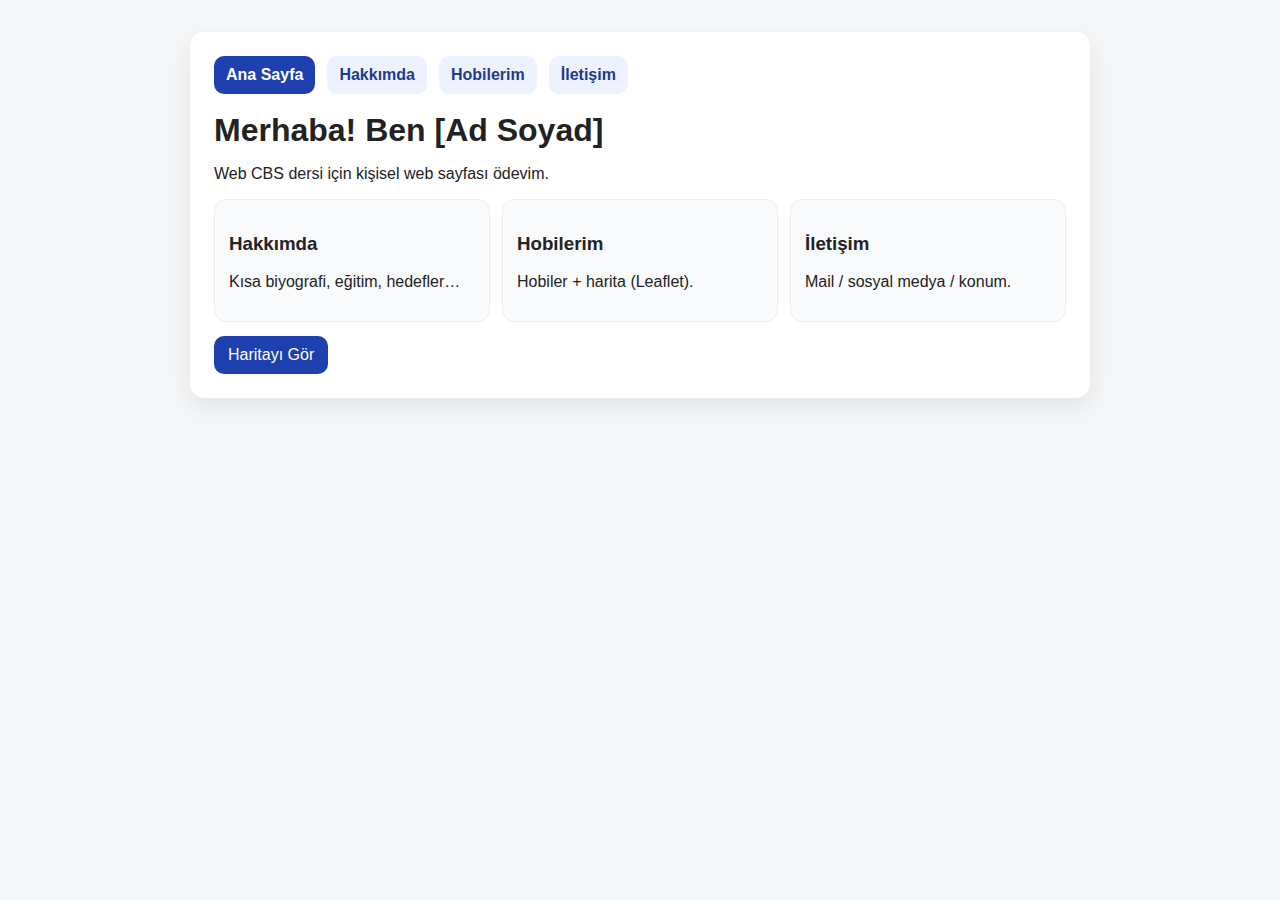
<file: index.html>
<!doctype html>
<html lang="tr">
<head>
  <meta charset="utf-8" />
  <meta name="viewport" content="width=device-width, initial-scale=1" />
  <title>Kişisel Web Sayfam</title>
  <link rel="stylesheet" href="style.css" />
</head>
<body>
  <div class="container">
    <nav class="nav">
      <a class="active" href="index.html">Ana Sayfa</a>
      <a href="hakkimda.html">Hakkımda</a>
      <a href="hobilerim.html">Hobilerim</a>
      <a href="iletisim.html">İletişim</a>
    </nav>

    <h1>Merhaba! Ben [Ad Soyad]</h1>
    <p>Web CBS dersi için kişisel web sayfası ödevim.</p>

    <div class="grid">
      <div class="card">
        <h3>Hakkımda</h3>
        <p>Kısa biyografi, eğitim, hedefler…</p>
      </div>
      <div class="card">
        <h3>Hobilerim</h3>
        <p>Hobiler + harita (Leaflet).</p>
      </div>
      <div class="card">
        <h3>İletişim</h3>
        <p>Mail / sosyal medya / konum.</p>
      </div>
    </div>

    <a class="btn" href="hobilerim.html">Haritayı Gör</a>
  </div>
</body>
</html>
</file>
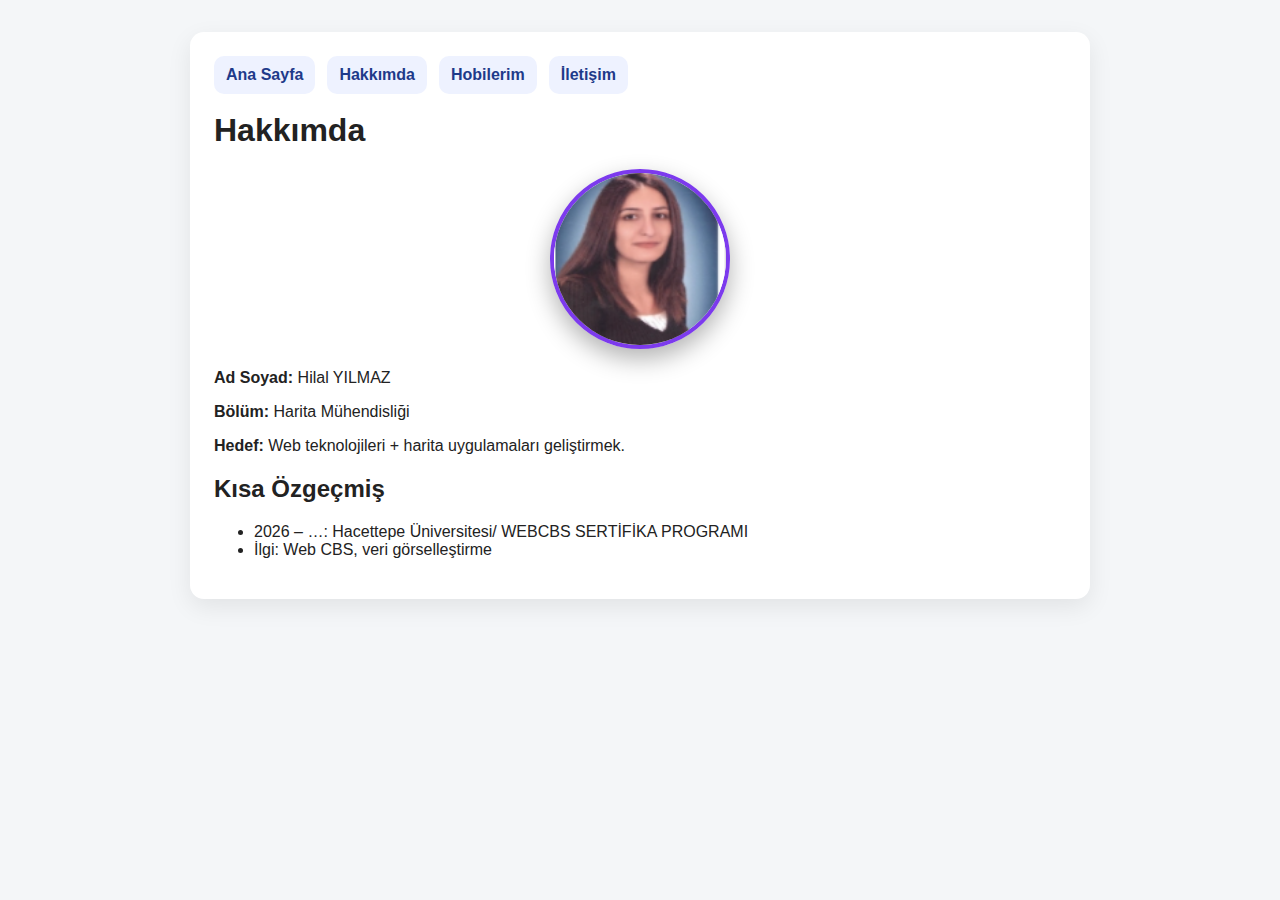
<file: hakkimda.html>
<!doctype html>
<html lang="tr">
<head>
  <meta charset="utf-8" />
  <meta name="viewport" content="width=device-width, initial-scale=1" />
  <title>Hakkımda</title>
  <link rel="stylesheet" href="stil.css" />
</head>
<body>
  <div class="container">
    <nav class="nav">
      <a href="index.html">Ana Sayfa</a>
      <a href="hakkimda.html">Hakkımda</a>
      <a href="hobilerim.html">Hobilerim</a>
      <a href="iletisim.html">İletişim</a>
    </nav>

    <h1>Hakkımda</h1>
    <img src="profil.jpg" alt="Hilal Yılmaz" class="profile-img">
    <p><b>Ad Soyad:</b> Hilal YILMAZ</p>
    <p><b>Bölüm:</b> Harita Mühendisliği</p>
    <p><b>Hedef:</b> Web teknolojileri + harita uygulamaları geliştirmek.</p>

    <h2>Kısa Özgeçmiş</h2>
    <ul>
      <li>2026 – …: Hacettepe Üniversitesi/ WEBCBS SERTİFİKA PROGRAMI</li>
      <li>İlgi: Web CBS, veri görselleştirme</li>
    </ul>
  </div>
</body>
</html>
</file>
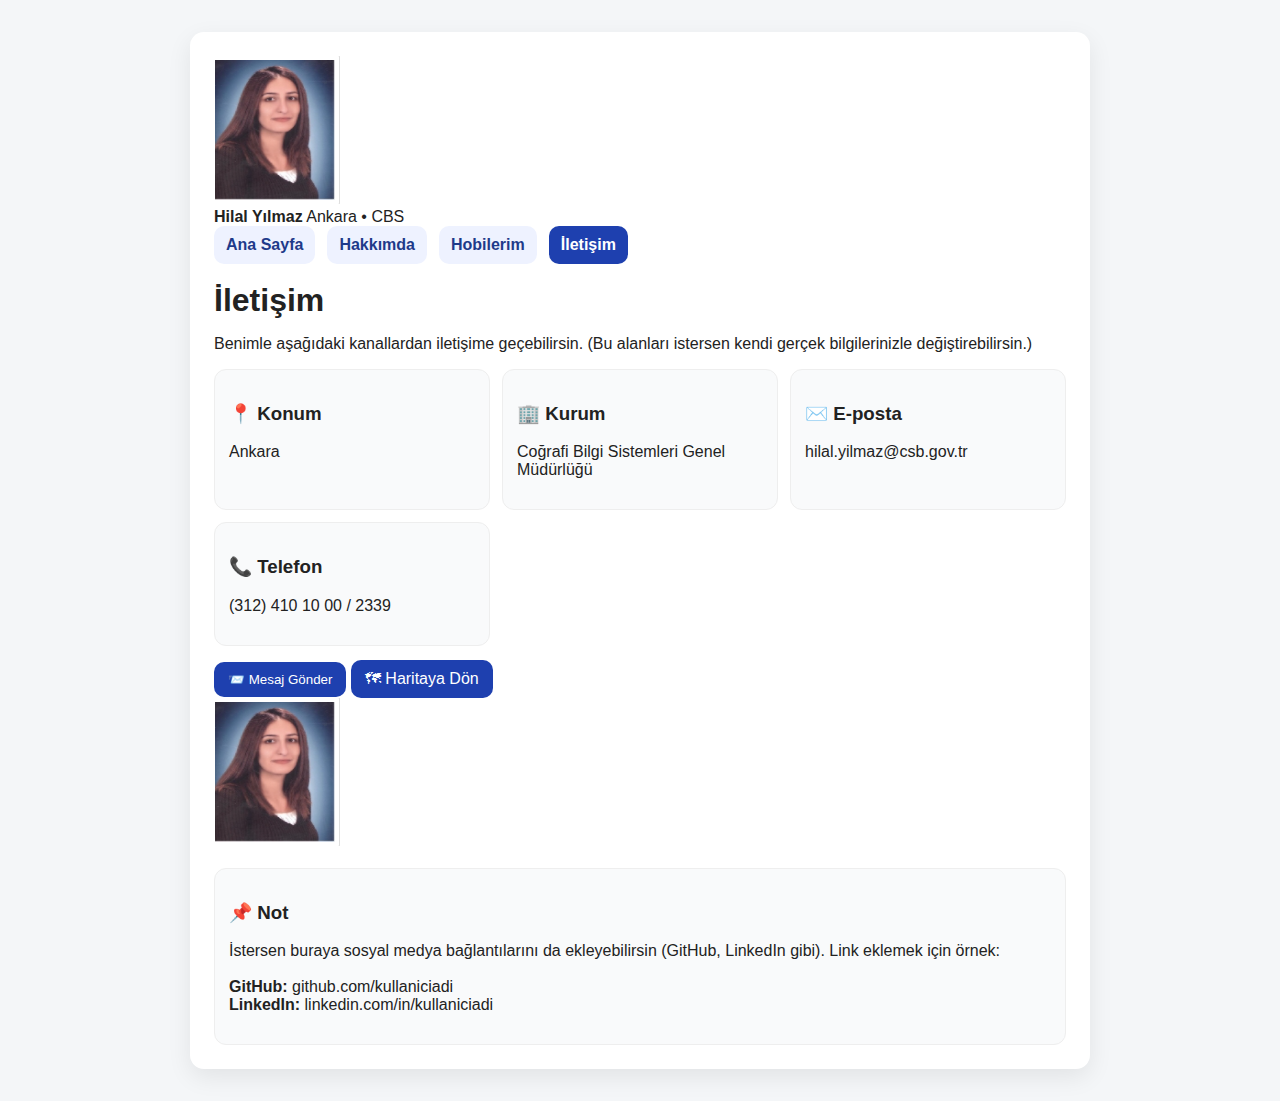
<file: iletisim.html>
<!doctype html>
<html lang="tr">
<head>
  <meta charset="utf-8" />
  <meta name="viewport" content="width=device-width, initial-scale=1" />
  <title>Hilal Yılmaz | İletişim</title>
  <link rel="stylesheet" href="stil.css" />
</head>
<body>
  <div class="container">
    <header class="header">
      <div class="brand">
        <img src="profil.jpg" alt="Hilal Yılmaz" />
        <div class="title">
          <b>Hilal Yılmaz</b>
          <span>Ankara • CBS</span>
        </div>
      </div>

      <nav class="nav">
        <a href="index.html">Ana Sayfa</a>
        <a href="hakkimda.html">Hakkımda</a>
        <a href="hobilerim.html">Hobilerim</a>
        <a class="active" href="iletisim.html">İletişim</a>
      </nav>
    </header>

    <section class="hero fadeUp" style="margin-top:18px;">
      <div>
        <h1>İletişim</h1>
        <p>
          Benimle aşağıdaki kanallardan iletişime geçebilirsin.
          (Bu alanları istersen kendi gerçek bilgilerinizle değiştirebilirsin.)
        </p>

        <div class="grid" style="margin-top:12px;">
          <div class="card">
            <h3>📍 Konum</h3>
            <p>Ankara</p>
          </div>
          <div class="card">
            <h3>🏢 Kurum</h3>
            <p>Coğrafi Bilgi Sistemleri Genel Müdürlüğü</p>
          </div>
          <div class="card">
            <h3>✉️ E-posta</h3>
            <p>hilal.yilmaz@csb.gov.tr</p>
          </div>
          <div class="card">
            <h3>📞 Telefon</h3>
            <p>  (312) 410 10 00 / 2339</p>
          </div>
        </div>

        <div class="actions">
          <button class="btn primary" onclick="alert('Mesajınız alındı! (demo)')">📨 Mesaj Gönder</button>
          <a class="btn" href="hobilerim.html">🗺 Haritaya Dön</a>
        </div>
      </div>

      <div>
        <img class="photo" src="profil.jpg" alt="İletişim Görsel" />
      </div>
    </section>

    <section class="card fadeUp" style="margin-top:18px;">
      <h3>📌 Not</h3>
      <p>
        İstersen buraya sosyal medya bağlantılarını da ekleyebilirsin (GitHub, LinkedIn gibi).
        Link eklemek için örnek:
        <br><br>
        <b>GitHub:</b> github.com/kullaniciadi
        <br>
        <b>LinkedIn:</b> linkedin.com/in/kullaniciadi
      </p>
    </section>
  </div>
</body>
</html>
</file>
<file: style.css>
/* Genel */
* { box-sizing: border-box; }

body{
  margin:0;
  font-family: Arial, sans-serif;
  background:#f4f6f8;
  color:#222;
}

.container{
  width:min(900px, 92%);
  margin:32px auto;
  background:#fff;
  padding:24px;
  border-radius:14px;
  box-shadow: 0 8px 24px rgba(0,0,0,.08);
}

/* Menü */
.nav{
  display:flex;
  gap:12px;
  flex-wrap:wrap;
  margin-bottom:18px;
}

.nav a{
  text-decoration:none;
  padding:10px 12px;
  border-radius:10px;
  background:#eef2ff;
  color:#1e3a8a;
  font-weight:600;
  transition: transform .2s ease, background .2s ease, filter .2s ease;
}

/* Hover */
.nav a:hover{
  transform: translateY(-2px);
  background:#dbeafe;
}

/* Aktif sayfa linki (HTML’de ilgili linke class="active" ekleyebilirsin) */
.nav a.active{
  background:#1e40af;
  color:#fff;
}

/* ✅ Animasyon: başlık “yumuşak giriş” */
@keyframes fadeUp {
  from { opacity:0; transform: translateY(10px); }
  to   { opacity:1; transform: translateY(0); }
}

h1{
  margin:0 0 8px 0;
  animation: fadeUp .7s ease both;
}

/* ✅ Animasyon: buton nabız efekti */
@keyframes pulse {
  0%   { transform: scale(1); }
  50%  { transform: scale(1.03); }
  100% { transform: scale(1); }
}

.btn{
  display:inline-block;
  margin-top:14px;
  background:#1e40af;
  color:#fff;
  border:none;
  padding:10px 14px;
  border-radius:10px;
  cursor:pointer;
  animation: pulse 1.6s ease-in-out infinite;
  text-decoration:none; /* a etiketi olursa alt çizgi olmasın */
}

.btn:hover{
  filter: brightness(1.05);
}

/* Harita alanı */
#map{
  height: 360px;
  border-radius: 12px;
  overflow:hidden;
  border: 1px solid #e5e7eb;
  margin-top:12px;
}

/* Leaflet ikon kabı (foto marker düzgün dursun) */
.leaflet-div-icon{
  background: transparent !important;
  border: none !important;
}

/* Küçük kartlar */
.grid{
  display:grid;
  grid-template-columns: repeat(auto-fit, minmax(220px, 1fr));
  gap:12px;
}

.card{
  background:#f9fafb;
  border:1px solid #eee;
  border-radius:12px;
  padding:14px;
}

/* Profil Foto */
.profile-img{
  width: 180px;
  height: 180px;
  object-fit: cover;
  border-radius: 50%;
  display: block;
  margin: 20px auto;
  border: 4px solid #7c3aed;
  box-shadow: 0 10px 25px rgba(0,0,0,0.3);
}

/* Fotoğraflı Marker */
.photo-marker{
  width: 48px;
  height: 48px;
  border-radius: 50%;
  border: 4px solid #f59e0b;
  box-shadow: 0 8px 18px rgba(0,0,0,.4);
  background-size: cover;
  background-position: center;
  transition: transform .2s ease;
}

.photo-marker:hover{
  transform: scale(1.15);
}

/* Mobil uyum */
@media (max-width: 600px){
  .container{
    padding:16px;
  }
  .nav{
    flex-direction: column;
    align-items: stretch;
  }
  .nav a{
    text-align:center;
  }
  #map{
    height: 300px;
  }
}
</file>
<file: stil.css>
/* Genel */
* { box-sizing: border-box; }

body{
  margin:0;
  font-family: Arial, sans-serif;
  background:#f4f6f8;
  color:#222;
}

.container{
  width:min(900px, 92%);
  margin:32px auto;
  background:#fff;
  padding:24px;
  border-radius:14px;
  box-shadow: 0 8px 24px rgba(0,0,0,.08);
}

/* Menü */
.nav{
  display:flex;
  gap:12px;
  flex-wrap:wrap;
  margin-bottom:18px;
}

.nav a{
  text-decoration:none;
  padding:10px 12px;
  border-radius:10px;
  background:#eef2ff;
  color:#1e3a8a;
  font-weight:600;
  transition: transform .2s ease, background .2s ease, filter .2s ease;
}

/* Hover */
.nav a:hover{
  transform: translateY(-2px);
  background:#dbeafe;
}

/* Aktif sayfa linki (HTML’de ilgili linke class="active" ekleyebilirsin) */
.nav a.active{
  background:#1e40af;
  color:#fff;
}

/* ✅ Animasyon: başlık “yumuşak giriş” */
@keyframes fadeUp {
  from { opacity:0; transform: translateY(10px); }
  to   { opacity:1; transform: translateY(0); }
}

h1{
  margin:0 0 8px 0;
  animation: fadeUp .7s ease both;
}

/* ✅ Animasyon: buton nabız efekti */
@keyframes pulse {
  0%   { transform: scale(1); }
  50%  { transform: scale(1.03); }
  100% { transform: scale(1); }
}

.btn{
  display:inline-block;
  margin-top:14px;
  background:#1e40af;
  color:#fff;
  border:none;
  padding:10px 14px;
  border-radius:10px;
  cursor:pointer;
  animation: pulse 1.6s ease-in-out infinite;
  text-decoration:none; /* a etiketi olursa alt çizgi olmasın */
}

.btn:hover{
  filter: brightness(1.05);
}

/* Harita alanı */
#map{
  height: 360px;
  border-radius: 12px;
  overflow:hidden;
  border: 1px solid #e5e7eb;
  margin-top:12px;
}

/* Leaflet ikon kabı (foto marker düzgün dursun) */
.leaflet-div-icon{
  background: transparent !important;
  border: none !important;
}

/* Küçük kartlar */
.grid{
  display:grid;
  grid-template-columns: repeat(auto-fit, minmax(220px, 1fr));
  gap:12px;
}

.card{
  background:#f9fafb;
  border:1px solid #eee;
  border-radius:12px;
  padding:14px;
}

/* Profil Foto */
.profile-img{
  width: 180px;
  height: 180px;
  object-fit: cover;
  border-radius: 50%;
  display: block;
  margin: 20px auto;
  border: 4px solid #7c3aed;
  box-shadow: 0 10px 25px rgba(0,0,0,0.3);
}

/* Fotoğraflı Marker */
.photo-marker{
  width: 48px;
  height: 48px;
  border-radius: 50%;
  border: 4px solid #f59e0b;
  box-shadow: 0 8px 18px rgba(0,0,0,.4);
  background-size: cover;
  background-position: center;
  transition: transform .2s ease;
}

.photo-marker:hover{
  transform: scale(1.15);
}

/* Mobil uyum */
@media (max-width: 600px){
  .container{
    padding:16px;
  }
  .nav{
    flex-direction: column;
    align-items: stretch;
  }
  .nav a{
    text-align:center;
  }
  #map{
    height: 300px;
  }
}
</file>
